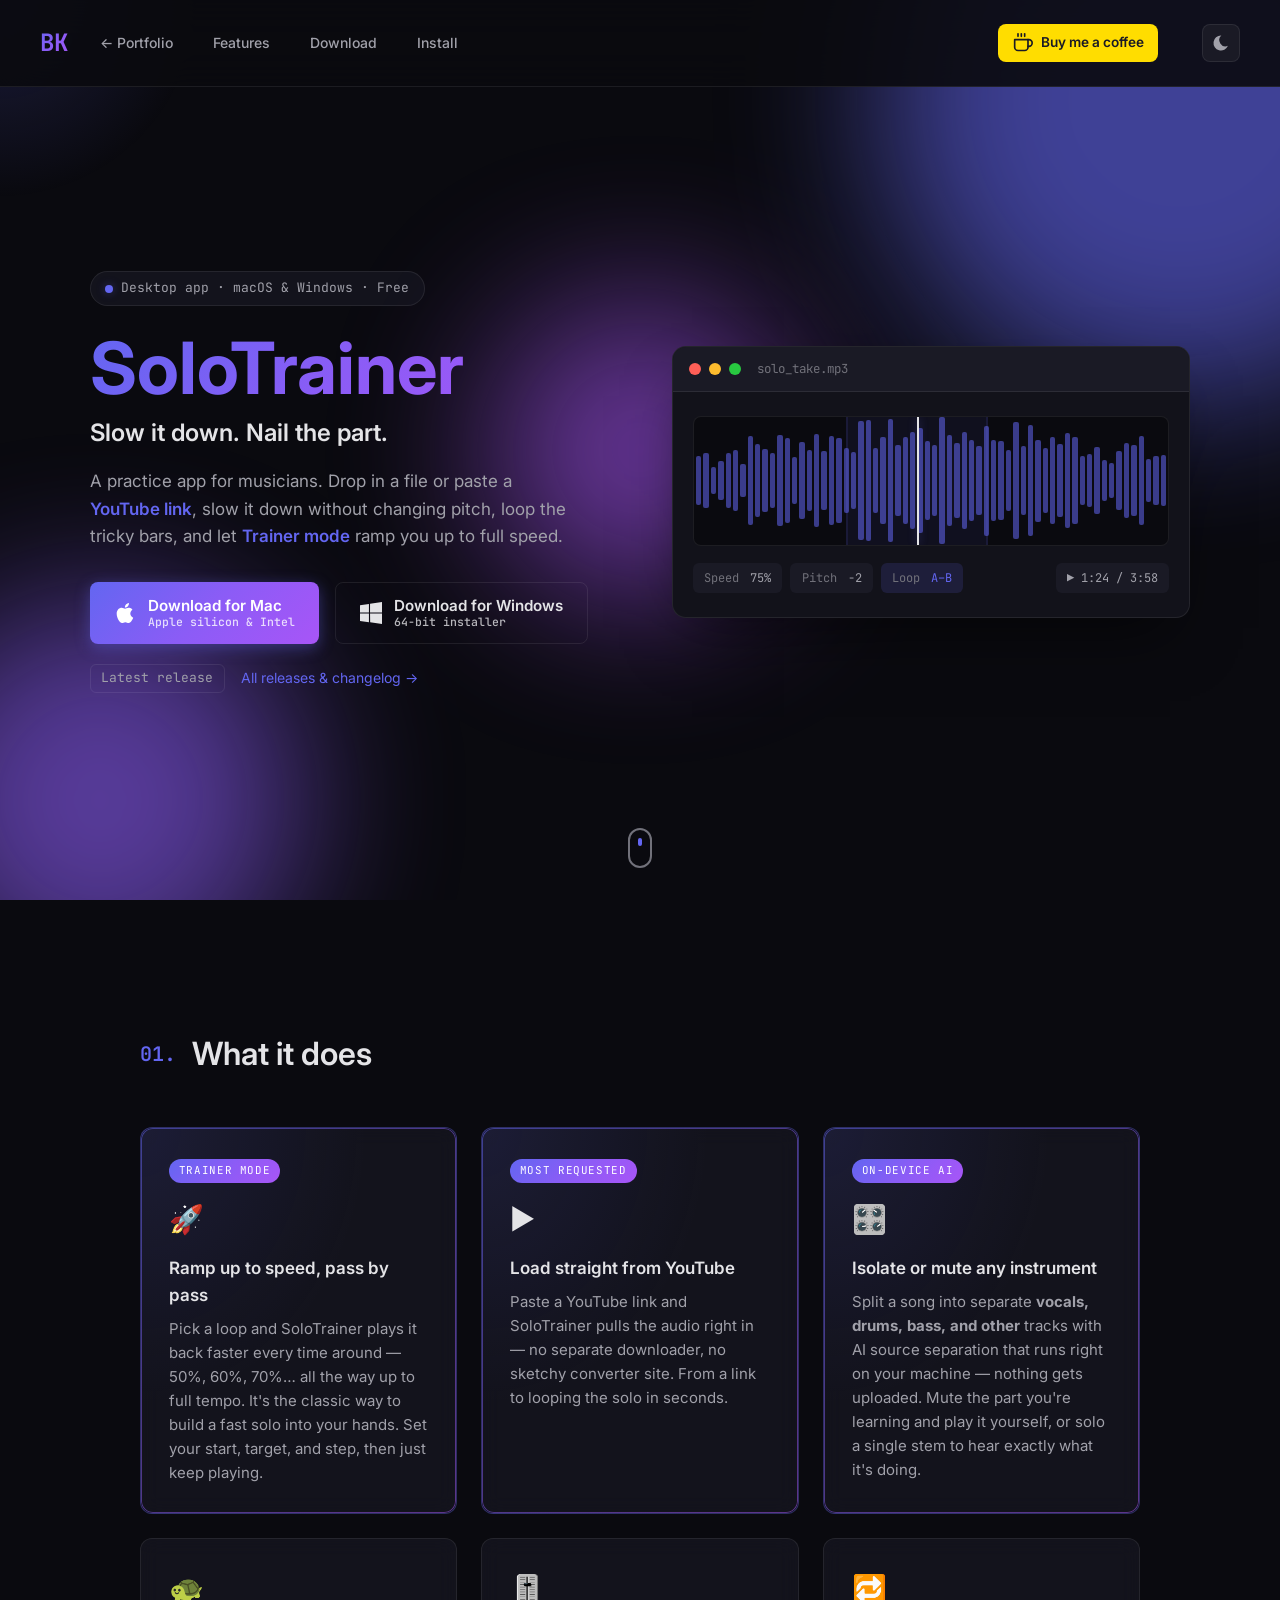
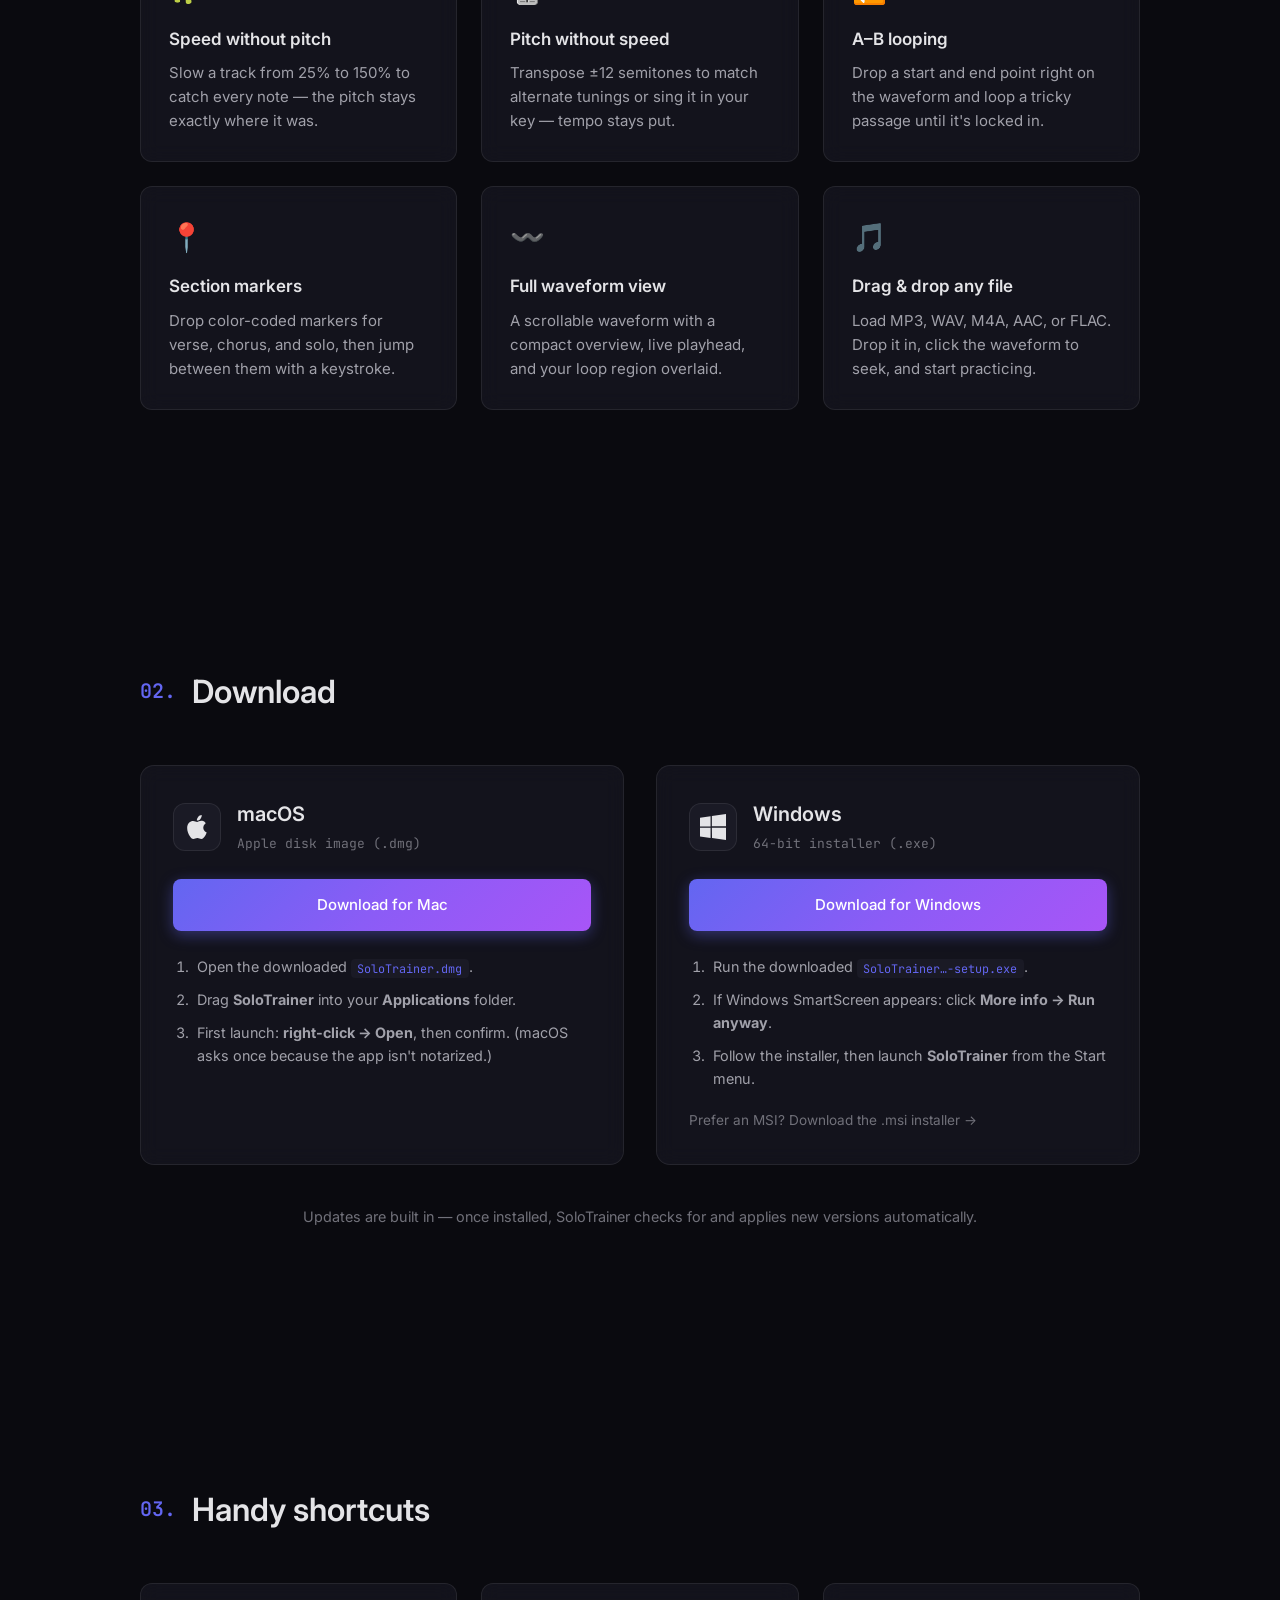
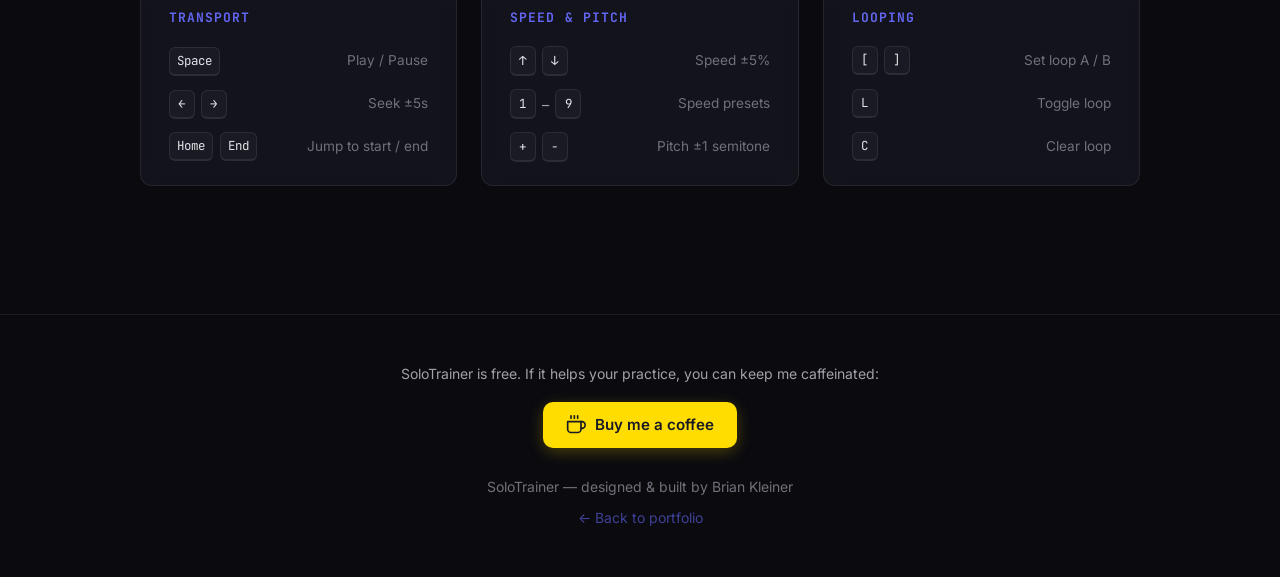
<file: solotrainer/index.html>
<!DOCTYPE html>
<html lang="en">
<head>
    <meta charset="UTF-8">
    <meta name="viewport" content="width=device-width, initial-scale=1.0">
    <title>SoloTrainer | Music practice app for Mac &amp; Windows</title>
    <meta name="description" content="SoloTrainer is a desktop practice app for musicians — slow any track down without changing pitch, transpose without changing speed, set A–B loops, and drill the hard parts. Free for Mac &amp; Windows.">
    <meta property="og:title" content="SoloTrainer — Slow it down. Nail the part.">
    <meta property="og:description" content="A desktop practice app for musicians. Time-stretch and pitch-shift any track, loop the tricky bars, and learn it by ear. Free for Mac &amp; Windows.">
    <meta property="og:type" content="website">
    <meta property="og:url" content="https://beeks.dev/solotrainer">
    <link rel="preconnect" href="https://fonts.googleapis.com">
    <link rel="preconnect" href="https://fonts.gstatic.com" crossorigin>
    <link href="https://fonts.googleapis.com/css2?family=Inter:wght@300;400;500;600;700&family=JetBrains+Mono:wght@400;500&display=swap" rel="stylesheet">
    <link rel="stylesheet" href="../styles.css">
    <link rel="stylesheet" href="solotrainer.css">
</head>
<body>
    <!-- Cursor glow effect -->
    <div class="cursor-glow" id="cursorGlow"></div>

    <!-- Platform icon templates (cloned into download buttons by JS) -->
    <template id="iconApple">
        <svg viewBox="0 0 24 24" fill="currentColor"><path d="M16.365 1.43c0 1.14-.493 2.27-1.177 3.08-.744.9-1.99 1.57-2.987 1.57-.12 0-.23-.02-.3-.03-.01-.06-.04-.22-.04-.39 0-1.15.572-2.27 1.206-2.98.804-.94 2.142-1.64 3.248-1.68.03.13.05.28.05.43zm4.565 15.71c-.03.07-.463 1.58-1.518 3.12-.945 1.34-1.94 2.71-3.43 2.71-1.517 0-1.9-.88-3.63-.88-1.698 0-2.302.91-3.67.91-1.377 0-2.332-1.26-3.428-2.8-1.287-1.82-2.323-4.63-2.323-7.28 0-4.28 2.797-6.55 5.552-6.55 1.448 0 2.675.95 3.6.95.865 0 2.222-1.01 3.85-1.01.613 0 2.792.06 4.22 2.12-.11.07-2.358 1.38-2.358 4.13 0 3.21 2.852 4.34 2.927 4.36z"/></svg>
    </template>
    <template id="iconWin">
        <svg viewBox="0 0 24 24" fill="currentColor"><path d="M0 3.449L9.75 2.1v9.451H0m10.949-9.602L24 0v11.4H10.949M0 12.6h9.75v9.451L0 20.699M10.949 12.6H24V24l-12.9-1.801"/></svg>
    </template>

    <!-- Navigation -->
    <nav class="nav scrolled" id="nav">
        <div class="nav-content">
            <a href="../" class="nav-logo">BK</a>
            <div class="nav-links">
                <a href="../">← Portfolio</a>
                <a href="#features">Features</a>
                <a href="#download">Download</a>
                <a href="#install">Install</a>
            </div>
            <a class="bmc-nav" href="https://www.buymeacoffee.com/beekasha" target="_blank" rel="noopener" aria-label="Buy me a coffee">
                <svg class="bmc-icon" viewBox="0 0 24 24" fill="none" stroke="currentColor" stroke-width="2" stroke-linecap="round" stroke-linejoin="round" aria-hidden="true">
                    <path d="M18 8h1a4 4 0 0 1 0 8h-1"/>
                    <path d="M2 8h16v9a4 4 0 0 1-4 4H6a4 4 0 0 1-4-4V8z"/>
                    <line x1="6" y1="1" x2="6" y2="4"/>
                    <line x1="10" y1="1" x2="10" y2="4"/>
                    <line x1="14" y1="1" x2="14" y2="4"/>
                </svg>
                <span class="bmc-nav-label">Buy me a coffee</span>
            </a>
            <div class="theme-switcher">
                <button class="theme-toggle" id="themeToggle" aria-label="Change theme">
                    <svg class="theme-icon" viewBox="0 0 24 24" fill="currentColor"><path d="M12 3c.132 0 .263 0 .393 0a7.5 7.5 0 0 0 7.92 12.446a9 9 0 1 1 -8.313 -12.454z"/></svg>
                </button>
                <div class="theme-dropdown" id="themeDropdown">
                    <button class="theme-option" data-theme="default">
                        <span class="theme-preview default"></span>
                        Midnight Purple
                    </button>
                    <button class="theme-option" data-theme="matrix">
                        <span class="theme-preview matrix"></span>
                        Matrix
                    </button>
                    <button class="theme-option" data-theme="gruvbox">
                        <span class="theme-preview gruvbox"></span>
                        Gruvbox
                    </button>
                </div>
            </div>
        </div>
    </nav>

    <!-- Hero Section -->
    <section class="hero app-hero" id="hero">
        <div class="hero-bg">
            <div class="gradient-orb orb-1"></div>
            <div class="gradient-orb orb-2"></div>
            <div class="gradient-orb orb-3"></div>
        </div>
        <div class="app-hero-content">
            <div class="app-hero-text">
                <span class="app-eyebrow">
                    <span class="app-eyebrow-dot"></span>
                    Desktop app · macOS &amp; Windows · Free
                </span>
                <h1 class="app-title">SoloTrainer</h1>
                <p class="app-subtitle">Slow it down. Nail the part.</p>
                <p class="app-tagline">
                    A practice app for musicians. Drop in a file or paste a <em>YouTube link</em>,
                    slow it down without changing pitch, loop the tricky bars, and let
                    <em>Trainer mode</em> ramp you up to full speed.
                </p>

                <div class="download-row" id="downloadRow">
                    <a class="btn btn-primary btn-download" id="dlPrimary"
                       href="https://github.com/Beekasha/SoloTrainer-releases/releases/latest"
                       target="_blank" rel="noopener">
                        <span class="dl-icon" id="dlPrimaryIcon"></span>
                        <span class="dl-label">
                            <span class="dl-label-main" id="dlPrimaryLabel">Download</span>
                            <span class="dl-label-sub" id="dlPrimarySub">Latest release</span>
                        </span>
                    </a>
                    <a class="btn btn-secondary btn-download" id="dlSecondary"
                       href="https://github.com/Beekasha/SoloTrainer-releases/releases/latest"
                       target="_blank" rel="noopener">
                        <span class="dl-icon" id="dlSecondaryIcon"></span>
                        <span class="dl-label">
                            <span class="dl-label-main" id="dlSecondaryLabel">Other platform</span>
                            <span class="dl-label-sub" id="dlSecondarySub">&nbsp;</span>
                        </span>
                    </a>
                </div>
                <p class="app-meta">
                    <span id="releaseVersion" class="release-chip">Latest release</span>
                    <a href="https://github.com/Beekasha/SoloTrainer-releases/releases" target="_blank" rel="noopener">All releases &amp; changelog →</a>
                </p>
            </div>

            <!-- App window mock -->
            <div class="app-window reveal-up">
                <div class="aw-titlebar">
                    <span class="terminal-dot red"></span>
                    <span class="terminal-dot yellow"></span>
                    <span class="terminal-dot green"></span>
                    <span class="aw-filename">solo_take.mp3</span>
                </div>
                <div class="aw-body">
                    <div class="aw-waveform" id="awWaveform">
                        <div class="aw-loop" aria-hidden="true"></div>
                        <div class="aw-bars" id="awBars"></div>
                        <div class="aw-playhead" aria-hidden="true"></div>
                    </div>
                    <div class="aw-controls">
                        <span class="aw-chip"><span class="aw-chip-key">Speed</span> 75%</span>
                        <span class="aw-chip"><span class="aw-chip-key">Pitch</span> −2</span>
                        <span class="aw-chip aw-chip-accent"><span class="aw-chip-key">Loop</span> A–B</span>
                        <span class="aw-chip aw-chip-muted">▶ 1:24 / 3:58</span>
                    </div>
                </div>
            </div>
        </div>
        <div class="scroll-indicator">
            <div class="scroll-arrow"></div>
        </div>
    </section>

    <!-- Features Section -->
    <section class="section" id="features">
        <div class="section-content">
            <h2 class="section-title">
                <span class="title-accent">01.</span> What it does
            </h2>
            <div class="feature-grid">
                <div class="feature-card feature-flagship reveal-up">
                    <span class="feature-badge">Trainer mode</span>
                    <span class="feature-icon">🚀</span>
                    <h3>Ramp up to speed, pass by pass</h3>
                    <p>Pick a loop and SoloTrainer plays it back faster every time around — 50%, 60%, 70%… all the way up to full tempo. It's the classic way to build a fast solo into your hands. Set your start, target, and step, then just keep playing.</p>
                </div>
                <div class="feature-card feature-flagship reveal-up" style="--delay: 0.08s">
                    <span class="feature-badge">Most requested</span>
                    <span class="feature-icon">▶️</span>
                    <h3>Load straight from YouTube</h3>
                    <p>Paste a YouTube link and SoloTrainer pulls the audio right in — no separate downloader, no sketchy converter site. From a link to looping the solo in seconds.</p>
                </div>
                <div class="feature-card feature-flagship reveal-up" style="--delay: 0.16s">
                    <span class="feature-badge">On-device AI</span>
                    <span class="feature-icon">🎛️</span>
                    <h3>Isolate or mute any instrument</h3>
                    <p>Split a song into separate <strong>vocals, drums, bass, and other</strong> tracks with AI source separation that runs right on your machine — nothing gets uploaded. Mute the part you're learning and play it yourself, or solo a single stem to hear exactly what it's doing.</p>
                </div>
                <div class="feature-card reveal-up" style="--delay: 0.24s">
                    <span class="feature-icon">🐢</span>
                    <h3>Speed without pitch</h3>
                    <p>Slow a track from 25% to 150% to catch every note — the pitch stays exactly where it was.</p>
                </div>
                <div class="feature-card reveal-up" style="--delay: 0.32s">
                    <span class="feature-icon">🎚️</span>
                    <h3>Pitch without speed</h3>
                    <p>Transpose ±12 semitones to match alternate tunings or sing it in your key — tempo stays put.</p>
                </div>
                <div class="feature-card reveal-up" style="--delay: 0.4s">
                    <span class="feature-icon">🔁</span>
                    <h3>A–B looping</h3>
                    <p>Drop a start and end point right on the waveform and loop a tricky passage until it's locked in.</p>
                </div>
                <div class="feature-card reveal-up" style="--delay: 0.48s">
                    <span class="feature-icon">📍</span>
                    <h3>Section markers</h3>
                    <p>Drop color-coded markers for verse, chorus, and solo, then jump between them with a keystroke.</p>
                </div>
                <div class="feature-card reveal-up" style="--delay: 0.56s">
                    <span class="feature-icon">〰️</span>
                    <h3>Full waveform view</h3>
                    <p>A scrollable waveform with a compact overview, live playhead, and your loop region overlaid.</p>
                </div>
                <div class="feature-card reveal-up" style="--delay: 0.64s">
                    <span class="feature-icon">🎵</span>
                    <h3>Drag &amp; drop any file</h3>
                    <p>Load MP3, WAV, M4A, AAC, or FLAC. Drop it in, click the waveform to seek, and start practicing.</p>
                </div>
            </div>
        </div>
    </section>

    <!-- Download Section -->
    <section class="section download-section" id="download">
        <div class="section-content">
            <h2 class="section-title">
                <span class="title-accent">02.</span> Download
            </h2>
            <div class="platform-grid">
                <!-- macOS -->
                <div class="platform-card reveal-up" id="cardMac">
                    <div class="platform-head">
                        <span class="platform-logo">
                            <svg viewBox="0 0 24 24" fill="currentColor"><path d="M16.365 1.43c0 1.14-.493 2.27-1.177 3.08-.744.9-1.99 1.57-2.987 1.57-.12 0-.23-.02-.3-.03-.01-.06-.04-.22-.04-.39 0-1.15.572-2.27 1.206-2.98.804-.94 2.142-1.64 3.248-1.68.03.13.05.28.05.43zm4.565 15.71c-.03.07-.463 1.58-1.518 3.12-.945 1.34-1.94 2.71-3.43 2.71-1.517 0-1.9-.88-3.63-.88-1.698 0-2.302.91-3.67.91-1.377 0-2.332-1.26-3.428-2.8-1.287-1.82-2.323-4.63-2.323-7.28 0-4.28 2.797-6.55 5.552-6.55 1.448 0 2.675.95 3.6.95.865 0 2.222-1.01 3.85-1.01.613 0 2.792.06 4.22 2.12-.11.07-2.358 1.38-2.358 4.13 0 3.21 2.852 4.34 2.927 4.36z"/></svg>
                        </span>
                        <div>
                            <h3>macOS</h3>
                            <span class="platform-sub" id="macSub">Apple disk image (.dmg)</span>
                        </div>
                        <span class="platform-badge" id="macBadge" hidden>For you</span>
                    </div>
                    <a class="btn btn-primary platform-btn" id="dlMac"
                       href="https://github.com/Beekasha/SoloTrainer-releases/releases/latest/download/SoloTrainer.dmg"
                       target="_blank" rel="noopener">Download for Mac</a>
                    <ol class="install-steps">
                        <li>Open the downloaded <code>SoloTrainer.dmg</code>.</li>
                        <li>Drag <strong>SoloTrainer</strong> into your <strong>Applications</strong> folder.</li>
                        <li>First launch: <strong>right-click → Open</strong>, then confirm. (macOS asks once because the app isn't notarized.)</li>
                    </ol>
                </div>

                <!-- Windows -->
                <div class="platform-card reveal-up" id="cardWin" style="--delay: 0.1s">
                    <div class="platform-head">
                        <span class="platform-logo">
                            <svg viewBox="0 0 24 24" fill="currentColor"><path d="M0 3.449L9.75 2.1v9.451H0m10.949-9.602L24 0v11.4H10.949M0 12.6h9.75v9.451L0 20.699M10.949 12.6H24V24l-12.9-1.801"/></svg>
                        </span>
                        <div>
                            <h3>Windows</h3>
                            <span class="platform-sub" id="winSub">64-bit installer (.exe)</span>
                        </div>
                        <span class="platform-badge" id="winBadge" hidden>For you</span>
                    </div>
                    <a class="btn btn-primary platform-btn" id="dlWin"
                       href="https://github.com/Beekasha/SoloTrainer-releases/releases/latest"
                       target="_blank" rel="noopener">Download for Windows</a>
                    <ol class="install-steps">
                        <li>Run the downloaded <code>SoloTrainer&hellip;-setup.exe</code>.</li>
                        <li>If Windows SmartScreen appears: click <strong>More info → Run anyway</strong>.</li>
                        <li>Follow the installer, then launch <strong>SoloTrainer</strong> from the Start menu.</li>
                    </ol>
                    <p class="alt-link"><a id="dlWinMsi" href="https://github.com/Beekasha/SoloTrainer-releases/releases/latest" target="_blank" rel="noopener">Prefer an MSI? Download the .msi installer →</a></p>
                </div>
            </div>
            <p class="download-note">
                Updates are built in — once installed, SoloTrainer checks for and applies new versions automatically.
            </p>
        </div>
    </section>

    <!-- Install / Shortcuts Section -->
    <section class="section" id="install">
        <div class="section-content">
            <h2 class="section-title">
                <span class="title-accent">03.</span> Handy shortcuts
            </h2>
            <div class="shortcuts-grid">
                <div class="shortcut-group reveal-up">
                    <h3 class="shortcut-title">Transport</h3>
                    <ul class="shortcut-list">
                        <li><kbd>Space</kbd><span>Play / Pause</span></li>
                        <li><kbd>←</kbd> <kbd>→</kbd><span>Seek ±5s</span></li>
                        <li><kbd>Home</kbd> <kbd>End</kbd><span>Jump to start / end</span></li>
                    </ul>
                </div>
                <div class="shortcut-group reveal-up" style="--delay: 0.08s">
                    <h3 class="shortcut-title">Speed &amp; pitch</h3>
                    <ul class="shortcut-list">
                        <li><kbd>↑</kbd> <kbd>↓</kbd><span>Speed ±5%</span></li>
                        <li><kbd>1</kbd>–<kbd>9</kbd><span>Speed presets</span></li>
                        <li><kbd>+</kbd> <kbd>−</kbd><span>Pitch ±1 semitone</span></li>
                    </ul>
                </div>
                <div class="shortcut-group reveal-up" style="--delay: 0.16s">
                    <h3 class="shortcut-title">Looping</h3>
                    <ul class="shortcut-list">
                        <li><kbd>[</kbd> <kbd>]</kbd><span>Set loop A / B</span></li>
                        <li><kbd>L</kbd><span>Toggle loop</span></li>
                        <li><kbd>C</kbd><span>Clear loop</span></li>
                    </ul>
                </div>
            </div>
        </div>
    </section>

    <!-- Footer -->
    <footer class="footer">
        <p class="footer-support">SoloTrainer is free. If it helps your practice, you can keep me caffeinated:</p>
        <a class="bmc-btn" href="https://www.buymeacoffee.com/beekasha" target="_blank" rel="noopener">
            <svg class="bmc-icon" viewBox="0 0 24 24" fill="none" stroke="currentColor" stroke-width="2" stroke-linecap="round" stroke-linejoin="round" aria-hidden="true">
                <path d="M18 8h1a4 4 0 0 1 0 8h-1"/>
                <path d="M2 8h16v9a4 4 0 0 1-4 4H6a4 4 0 0 1-4-4V8z"/>
                <line x1="6" y1="1" x2="6" y2="4"/>
                <line x1="10" y1="1" x2="10" y2="4"/>
                <line x1="14" y1="1" x2="14" y2="4"/>
            </svg>
            Buy me a coffee
        </a>
        <p>SoloTrainer — designed &amp; built by Brian Kleiner</p>
        <p class="footer-note">
            <a href="../">← Back to portfolio</a>
        </p>
    </footer>

    <script src="solotrainer.js"></script>
</body>
</html>
</file>
<file: styles.css>
/* ===== CSS Variables ===== */
:root,
[data-theme="default"] {
    --bg-primary: #0a0a0f;
    --bg-secondary: #12121a;
    --bg-tertiary: #1a1a25;
    --text-primary: #e4e4e7;
    --text-secondary: #a1a1aa;
    --text-muted: #71717a;
    --accent-primary: #6366f1;
    --accent-secondary: #8b5cf6;
    --accent-gradient: linear-gradient(135deg, #6366f1 0%, #8b5cf6 50%, #a855f7 100%);
    --glow-color: rgba(99, 102, 241, 0.4);
    --border-color: rgba(255, 255, 255, 0.08);
    --card-bg: rgba(26, 26, 37, 0.6);
    --font-sans: 'Inter', -apple-system, BlinkMacSystemFont, sans-serif;
    --font-mono: 'JetBrains Mono', monospace;
    --transition-fast: 0.2s ease;
    --transition-medium: 0.4s ease;
    --transition-slow: 0.6s cubic-bezier(0.16, 1, 0.3, 1);
}

/* ===== Matrix Theme ===== */
[data-theme="matrix"] {
    --bg-primary: #000000;
    --bg-secondary: #0a0f0a;
    --bg-tertiary: #0f1a0f;
    --text-primary: #00ff00;
    --text-secondary: #00cc00;
    --text-muted: #008800;
    --accent-primary: #00ff00;
    --accent-secondary: #00dd00;
    --accent-gradient: linear-gradient(135deg, #00ff00 0%, #00cc00 50%, #00aa00 100%);
    --glow-color: rgba(0, 255, 0, 0.4);
    --border-color: rgba(0, 255, 0, 0.15);
    --card-bg: rgba(0, 20, 0, 0.7);
}

/* ===== Gruvbox Theme ===== */
[data-theme="gruvbox"] {
    --bg-primary: #1d2021;
    --bg-secondary: #282828;
    --bg-tertiary: #3c3836;
    --text-primary: #ebdbb2;
    --text-secondary: #d5c4a1;
    --text-muted: #a89984;
    --accent-primary: #fe8019;
    --accent-secondary: #fabd2f;
    --accent-gradient: linear-gradient(135deg, #fe8019 0%, #fabd2f 50%, #b8bb26 100%);
    --glow-color: rgba(254, 128, 25, 0.4);
    --border-color: rgba(235, 219, 178, 0.1);
    --card-bg: rgba(60, 56, 54, 0.6);
}

/* ===== Reset & Base ===== */
*, *::before, *::after {
    margin: 0;
    padding: 0;
    box-sizing: border-box;
}

html {
    scroll-behavior: smooth;
    font-size: 16px;
}

body {
    font-family: var(--font-sans);
    background: var(--bg-primary);
    color: var(--text-primary);
    line-height: 1.6;
    overflow-x: hidden;
}

a {
    color: inherit;
    text-decoration: none;
}

ul {
    list-style: none;
}

/* ===== Cursor Glow Effect ===== */
.cursor-glow {
    position: fixed;
    width: 400px;
    height: 400px;
    border-radius: 50%;
    background: radial-gradient(circle, var(--glow-color) 0%, transparent 70%);
    pointer-events: none;
    transform: translate(-50%, -50%);
    z-index: 0;
    opacity: 0.5;
    transition: opacity 0.3s ease;
}

/* ===== Navigation ===== */
.nav {
    position: fixed;
    top: 0;
    left: 0;
    right: 0;
    z-index: 100;
    padding: 1.5rem 2rem;
    transition: var(--transition-medium);
}

.nav.scrolled {
    background: rgba(10, 10, 15, 0.9);
    backdrop-filter: blur(20px);
    border-bottom: 1px solid var(--border-color);
}

.nav-content {
    max-width: 1200px;
    margin: 0 auto;
    display: flex;
    justify-content: space-between;
    align-items: center;
    gap: 2rem;
}

.nav-logo {
    font-family: var(--font-mono);
    font-size: 1.5rem;
    font-weight: 700;
    background: var(--accent-gradient);
    -webkit-background-clip: text;
    -webkit-text-fill-color: transparent;
    background-clip: text;
    flex-shrink: 0;
}

.nav-links {
    display: flex;
    gap: 2.5rem;
}

.nav-links a {
    font-size: 0.875rem;
    font-weight: 500;
    color: var(--text-secondary);
    transition: var(--transition-fast);
    position: relative;
}

.nav-links a::after {
    content: '';
    position: absolute;
    bottom: -4px;
    left: 0;
    width: 0;
    height: 2px;
    background: var(--accent-gradient);
    transition: var(--transition-fast);
}

.nav-links a:hover {
    color: var(--text-primary);
}

.nav-links a:hover::after {
    width: 100%;
}

/* Theme Switcher */
.theme-switcher {
    position: relative;
    margin-left: auto;
}

.theme-toggle {
    background: var(--bg-tertiary);
    border: 1px solid var(--border-color);
    border-radius: 8px;
    padding: 0.5rem;
    cursor: pointer;
    display: flex;
    align-items: center;
    justify-content: center;
    transition: var(--transition-fast);
}

.theme-toggle:hover {
    border-color: var(--accent-primary);
    background: var(--bg-secondary);
}

.theme-icon {
    width: 20px;
    height: 20px;
    color: var(--text-secondary);
    transition: var(--transition-fast);
}

.theme-toggle:hover .theme-icon {
    color: var(--accent-primary);
}

.theme-dropdown {
    position: absolute;
    top: calc(100% + 0.5rem);
    right: 0;
    background: var(--bg-secondary);
    border: 1px solid var(--border-color);
    border-radius: 12px;
    padding: 0.5rem;
    min-width: 180px;
    opacity: 0;
    visibility: hidden;
    transform: translateY(-10px);
    transition: var(--transition-fast);
    z-index: 200;
    box-shadow: 0 10px 40px rgba(0, 0, 0, 0.3);
}

.theme-dropdown.open {
    opacity: 1;
    visibility: visible;
    transform: translateY(0);
}

.theme-option {
    display: flex;
    align-items: center;
    gap: 0.75rem;
    width: 100%;
    padding: 0.75rem 1rem;
    background: transparent;
    border: none;
    border-radius: 8px;
    color: var(--text-secondary);
    font-size: 0.875rem;
    font-family: var(--font-sans);
    cursor: pointer;
    transition: var(--transition-fast);
}

.theme-option:hover {
    background: var(--bg-tertiary);
    color: var(--text-primary);
}

.theme-option.active {
    background: var(--accent-primary);
    color: white;
}

.theme-preview {
    width: 20px;
    height: 20px;
    border-radius: 50%;
    border: 2px solid var(--border-color);
}

.theme-preview.default {
    background: linear-gradient(135deg, #6366f1 0%, #8b5cf6 100%);
}

.theme-preview.matrix {
    background: linear-gradient(135deg, #00ff00 0%, #008800 100%);
}

.theme-preview.gruvbox {
    background: linear-gradient(135deg, #fe8019 0%, #fabd2f 100%);
}

/* ===== Hero Section ===== */
.hero {
    min-height: 100vh;
    display: flex;
    align-items: center;
    justify-content: center;
    position: relative;
    padding: 2rem;
    overflow: hidden;
}

.hero-bg {
    position: absolute;
    inset: 0;
    overflow: hidden;
}

.gradient-orb {
    position: absolute;
    border-radius: 50%;
    filter: blur(80px);
    opacity: 0.6;
    animation: float 20s ease-in-out infinite;
}

.orb-1 {
    width: 600px;
    height: 600px;
    background: var(--accent-primary);
    top: -200px;
    right: -200px;
    animation-delay: 0s;
}

.orb-2 {
    width: 400px;
    height: 400px;
    background: var(--accent-secondary);
    bottom: -100px;
    left: -100px;
    animation-delay: -5s;
}

.orb-3 {
    width: 300px;
    height: 300px;
    background: #a855f7;
    top: 50%;
    left: 50%;
    transform: translate(-50%, -50%);
    animation-delay: -10s;
}

@keyframes float {
    0%, 100% { transform: translate(0, 0) scale(1); }
    25% { transform: translate(30px, -30px) scale(1.05); }
    50% { transform: translate(-20px, 20px) scale(0.95); }
    75% { transform: translate(-30px, -20px) scale(1.02); }
}

.hero-content {
    position: relative;
    z-index: 1;
    text-align: center;
    max-width: 800px;
}

/* Terminal */
.hero-terminal {
    background: var(--bg-secondary);
    border: 1px solid var(--border-color);
    border-radius: 12px;
    padding: 0;
    margin-bottom: 3rem;
    display: inline-block;
    text-align: left;
    box-shadow: 0 25px 50px -12px rgba(0, 0, 0, 0.5);
}

.terminal-header {
    padding: 0.75rem 1rem;
    border-bottom: 1px solid var(--border-color);
    display: flex;
    gap: 0.5rem;
}

.terminal-dot {
    width: 12px;
    height: 12px;
    border-radius: 50%;
}

.terminal-dot.red { background: #ff5f57; }
.terminal-dot.yellow { background: #febc2e; }
.terminal-dot.green { background: #28c840; }

.terminal-body {
    padding: 1rem 1.5rem;
    font-family: var(--font-mono);
    font-size: 1rem;
    display: flex;
    align-items: center;
    gap: 0.5rem;
    min-width: 400px;
}

.terminal-prompt {
    color: var(--accent-primary);
}

.terminal-text {
    color: var(--text-primary);
}

.terminal-cursor {
    color: var(--accent-primary);
    animation: blink 1s step-end infinite;
}

@keyframes blink {
    50% { opacity: 0; }
}

.hero-title {
    font-size: clamp(3rem, 10vw, 6rem);
    font-weight: 700;
    line-height: 1.1;
    margin-bottom: 1rem;
}

.hero-line {
    display: block;
    background: linear-gradient(135deg, #fff 0%, var(--text-secondary) 100%);
    -webkit-background-clip: text;
    -webkit-text-fill-color: transparent;
    background-clip: text;
}

.hero-subtitle {
    font-size: 1.5rem;
    font-weight: 500;
    color: var(--accent-primary);
    margin-bottom: 0.5rem;
    font-family: var(--font-mono);
}

.hero-tagline {
    font-size: 1.125rem;
    color: var(--text-secondary);
    margin-bottom: 2.5rem;
}

.hero-cta {
    display: flex;
    gap: 1rem;
    justify-content: center;
    flex-wrap: wrap;
}

/* Buttons */
.btn {
    display: inline-flex;
    align-items: center;
    justify-content: center;
    padding: 0.875rem 2rem;
    font-size: 0.9375rem;
    font-weight: 500;
    border-radius: 8px;
    transition: var(--transition-fast);
    cursor: pointer;
    border: none;
}

.btn-primary {
    background: var(--accent-gradient);
    color: white;
    box-shadow: 0 4px 15px rgba(99, 102, 241, 0.4);
}

.btn-primary:hover {
    transform: translateY(-2px);
    box-shadow: 0 8px 25px rgba(99, 102, 241, 0.5);
}

.btn-secondary {
    background: transparent;
    color: var(--text-primary);
    border: 1px solid var(--border-color);
}

.btn-secondary:hover {
    background: var(--bg-tertiary);
    border-color: var(--accent-primary);
}

.btn-large {
    padding: 1.125rem 3rem;
    font-size: 1rem;
}

/* Scroll Indicator */
.scroll-indicator {
    position: absolute;
    bottom: 2rem;
    left: 50%;
    transform: translateX(-50%);
}

.scroll-arrow {
    width: 24px;
    height: 40px;
    border: 2px solid var(--text-muted);
    border-radius: 12px;
    position: relative;
}

.scroll-arrow::after {
    content: '';
    position: absolute;
    top: 8px;
    left: 50%;
    width: 4px;
    height: 8px;
    background: var(--accent-primary);
    border-radius: 2px;
    transform: translateX(-50%);
    animation: scrollBounce 2s ease-in-out infinite;
}

@keyframes scrollBounce {
    0%, 100% { transform: translateX(-50%) translateY(0); opacity: 1; }
    50% { transform: translateX(-50%) translateY(12px); opacity: 0.3; }
}

/* ===== Sections ===== */
.section {
    padding: 8rem 2rem;
    position: relative;
}

.section-content {
    max-width: 1000px;
    margin: 0 auto;
}

.section-title {
    font-size: 2rem;
    font-weight: 600;
    margin-bottom: 3rem;
    display: flex;
    align-items: center;
    gap: 1rem;
}

.title-accent {
    font-family: var(--font-mono);
    font-size: 1.25rem;
    color: var(--accent-primary);
}

/* ===== About Section ===== */
.about-grid {
    display: grid;
    grid-template-columns: 1.5fr 1fr;
    gap: 4rem;
    align-items: start;
}

.about-text p {
    color: var(--text-secondary);
    margin-bottom: 1.5rem;
    font-size: 1.0625rem;
}

.about-lead {
    font-size: 1.25rem !important;
    color: var(--text-primary) !important;
    font-weight: 500;
}

.highlight {
    color: var(--accent-primary);
    font-weight: 500;
}

.about-stats {
    display: grid;
    grid-template-columns: repeat(2, 1fr);
    gap: 1.5rem;
}

.stat-card {
    background: var(--card-bg);
    backdrop-filter: blur(10px);
    border: 1px solid var(--border-color);
    border-radius: 12px;
    padding: 1.5rem;
    text-align: center;
    transition: var(--transition-medium);
}

.stat-card:hover {
    border-color: var(--accent-primary);
    transform: translateY(-4px);
}

.stat-card-wide {
    grid-column: 1 / -1;
}

.stat-number {
    display: block;
    font-size: 2.5rem;
    font-weight: 700;
    background: var(--accent-gradient);
    -webkit-background-clip: text;
    -webkit-text-fill-color: transparent;
    background-clip: text;
}

.stat-label {
    font-size: 0.875rem;
    color: var(--text-muted);
    margin-top: 0.25rem;
}

/* ===== Experience Section ===== */
.timeline {
    position: relative;
    padding-left: 2rem;
}

.timeline::before {
    content: '';
    position: absolute;
    left: 0;
    top: 0;
    bottom: 0;
    width: 2px;
    background: linear-gradient(to bottom, var(--accent-primary), var(--accent-secondary), transparent);
}

.timeline-item {
    position: relative;
    padding-bottom: 3rem;
}

.timeline-marker {
    position: absolute;
    left: -2rem;
    top: 0.5rem;
    width: 12px;
    height: 12px;
    background: var(--accent-primary);
    border-radius: 50%;
    transform: translateX(-50%);
    box-shadow: 0 0 20px var(--glow-color);
}

.timeline-content {
    background: var(--card-bg);
    backdrop-filter: blur(10px);
    border: 1px solid var(--border-color);
    border-radius: 12px;
    padding: 2rem;
    margin-left: 1rem;
    transition: var(--transition-medium);
}

.timeline-content:hover {
    border-color: var(--accent-primary);
}

.timeline-header {
    margin-bottom: 0.5rem;
}

.timeline-header h3 {
    font-size: 1.25rem;
    font-weight: 600;
}

.timeline-company {
    color: var(--accent-primary);
    font-weight: 500;
}

.timeline-date {
    font-family: var(--font-mono);
    font-size: 0.875rem;
    color: var(--text-muted);
}

.timeline-details {
    margin: 1rem 0;
    padding-left: 1.25rem;
}

.timeline-details li {
    position: relative;
    color: var(--text-secondary);
    margin-bottom: 0.5rem;
    font-size: 0.9375rem;
}

.timeline-details li::before {
    content: '▹';
    position: absolute;
    left: -1.25rem;
    color: var(--accent-primary);
}

.timeline-tech {
    display: flex;
    flex-wrap: wrap;
    gap: 0.5rem;
    margin-top: 1rem;
}

.timeline-tech span {
    font-family: var(--font-mono);
    font-size: 0.75rem;
    padding: 0.25rem 0.75rem;
    background: rgba(99, 102, 241, 0.1);
    color: var(--accent-primary);
    border-radius: 4px;
}

/* ===== Skills Section ===== */
.skills-grid {
    display: grid;
    grid-template-columns: repeat(auto-fit, minmax(250px, 1fr));
    gap: 2rem;
}

.skill-category {
    background: var(--card-bg);
    backdrop-filter: blur(10px);
    border: 1px solid var(--border-color);
    border-radius: 12px;
    padding: 2rem;
    transition: var(--transition-medium);
}

.skill-category:hover {
    border-color: var(--accent-primary);
    transform: translateY(-4px);
}

.skill-category-title {
    font-size: 1.125rem;
    font-weight: 600;
    margin-bottom: 1.5rem;
    display: flex;
    align-items: center;
    gap: 0.75rem;
}

.skill-icon {
    font-size: 1.5rem;
}

.skill-items {
    display: flex;
    flex-wrap: wrap;
    gap: 0.5rem;
}

.skill-item {
    font-family: var(--font-mono);
    font-size: 0.8125rem;
    padding: 0.375rem 0.875rem;
    background: var(--bg-tertiary);
    border-radius: 6px;
    color: var(--text-secondary);
    transition: var(--transition-fast);
}

.skill-item:hover {
    background: var(--accent-primary);
    color: white;
}

/* ===== Education Section ===== */
.edu-program {
    color: var(--text-secondary);
    margin-bottom: 0.5rem;
}

.edu-year {
    font-family: var(--font-mono);
    font-size: 0.85rem;
    color: var(--text-muted);
}

/* ===== Contact Section ===== */
.contact {
    text-align: center;
}

.contact-content {
    max-width: 600px;
    margin: 0 auto;
}

.contact-text {
    font-size: 1.125rem;
    color: var(--text-secondary);
    margin-bottom: 2.5rem;
}

.contact-links {
    display: flex;
    justify-content: center;
    gap: 2rem;
    margin-top: 3rem;
}

.contact-link {
    display: flex;
    align-items: center;
    gap: 0.5rem;
    color: var(--text-muted);
    font-size: 0.9375rem;
    transition: var(--transition-fast);
}

.contact-link svg {
    width: 20px;
    height: 20px;
}

.contact-link:hover {
    color: var(--accent-primary);
}

/* ===== Footer ===== */
.footer {
    text-align: center;
    padding: 3rem 2rem;
    color: var(--text-muted);
    font-size: 0.875rem;
    border-top: 1px solid var(--border-color);
}

.footer-note {
    margin-top: 0.5rem;
    opacity: 0.6;
}

/* ===== Animations ===== */
.reveal-up,
.reveal-left {
    opacity: 0;
    transition: all 0.8s cubic-bezier(0.16, 1, 0.3, 1);
    transition-delay: var(--delay, 0s);
}

.reveal-up {
    transform: translateY(40px);
}

.reveal-left {
    transform: translateX(-40px);
}

.reveal-up.revealed,
.reveal-left.revealed {
    opacity: 1;
    transform: translate(0);
}

/* ===== Responsive ===== */
@media (max-width: 768px) {
    .nav-links {
        display: none;
    }
    
    .theme-switcher {
        margin-left: 0;
    }
    
    .hero-title {
        font-size: clamp(2.5rem, 12vw, 4rem);
    }
    
    .terminal-body {
        min-width: auto;
        font-size: 0.875rem;
    }
    
    .about-grid {
        grid-template-columns: 1fr;
        gap: 2rem;
    }
    
    .about-stats {
        grid-template-columns: repeat(2, 1fr);
    }
    
    .section {
        padding: 4rem 1.5rem;
    }
    
    .timeline {
        padding-left: 1.5rem;
    }
    
    .timeline-content {
        padding: 1.5rem;
        margin-left: 0.5rem;
    }
    
    .contact-links {
        flex-direction: column;
        gap: 1rem;
    }
}

@media (max-width: 480px) {
    .hero-cta {
        flex-direction: column;
    }
    
    .btn {
        width: 100%;
    }
    
    .stat-number {
        font-size: 2rem;
    }
}
</file>
<file: solotrainer/solotrainer.css>
/* ===== SoloTrainer landing page ===== */
/* Builds on ../styles.css — reuses the same CSS variables, nav, buttons,
   cards, themes, and reveal animations. */

/* ===== Hero ===== */
.app-hero {
    min-height: 100vh;
    padding-top: 6rem;
}

.app-hero-content {
    position: relative;
    z-index: 1;
    width: 100%;
    max-width: 1100px;
    margin: 0 auto;
    display: grid;
    grid-template-columns: 1fr 1fr;
    gap: 4rem;
    align-items: center;
    text-align: left;
}

.app-eyebrow {
    display: inline-flex;
    align-items: center;
    gap: 0.5rem;
    font-family: var(--font-mono);
    font-size: 0.8125rem;
    color: var(--text-secondary);
    padding: 0.4rem 0.9rem;
    border: 1px solid var(--border-color);
    border-radius: 999px;
    background: var(--card-bg);
    margin-bottom: 1.5rem;
}

.app-eyebrow-dot {
    width: 8px;
    height: 8px;
    border-radius: 50%;
    background: var(--accent-primary);
    box-shadow: 0 0 10px var(--glow-color);
}

.app-title {
    font-size: clamp(2.75rem, 7vw, 4.5rem);
    font-weight: 700;
    line-height: 1.05;
    background: var(--accent-gradient);
    -webkit-background-clip: text;
    -webkit-text-fill-color: transparent;
    background-clip: text;
    margin-bottom: 0.5rem;
}

.app-subtitle {
    font-size: 1.5rem;
    font-weight: 600;
    color: var(--text-primary);
    margin-bottom: 1rem;
}

.app-tagline {
    font-size: 1.0625rem;
    color: var(--text-secondary);
    max-width: 30rem;
    margin-bottom: 2rem;
}

.app-tagline em {
    color: var(--accent-primary);
    font-style: normal;
    font-weight: 600;
}

/* ===== Download buttons ===== */
.download-row {
    display: flex;
    flex-wrap: wrap;
    gap: 1rem;
    margin-bottom: 1.25rem;
}

.btn-download {
    gap: 0.75rem;
    padding: 0.875rem 1.5rem;
    text-align: left;
}

.dl-icon svg {
    width: 22px;
    height: 22px;
    display: block;
}

.dl-label {
    display: flex;
    flex-direction: column;
    line-height: 1.2;
}

.dl-label-main {
    font-size: 0.95rem;
    font-weight: 600;
}

.dl-label-sub {
    font-size: 0.72rem;
    opacity: 0.8;
    font-family: var(--font-mono);
}

.app-meta {
    display: flex;
    align-items: center;
    flex-wrap: wrap;
    gap: 1rem;
    font-size: 0.875rem;
    color: var(--text-muted);
}

.app-meta a {
    color: var(--accent-primary);
    transition: var(--transition-fast);
}

.app-meta a:hover { opacity: 0.8; }

.release-chip {
    font-family: var(--font-mono);
    font-size: 0.8125rem;
    padding: 0.2rem 0.65rem;
    border: 1px solid var(--border-color);
    border-radius: 6px;
    color: var(--text-secondary);
}

/* ===== App window mock ===== */
.app-window {
    background: var(--bg-secondary);
    border: 1px solid var(--border-color);
    border-radius: 14px;
    overflow: hidden;
    box-shadow: 0 30px 60px -20px rgba(0, 0, 0, 0.6);
}

.aw-titlebar {
    display: flex;
    align-items: center;
    gap: 0.5rem;
    padding: 0.75rem 1rem;
    border-bottom: 1px solid var(--border-color);
    background: var(--bg-tertiary);
}

.aw-filename {
    margin-left: 0.5rem;
    font-family: var(--font-mono);
    font-size: 0.78rem;
    color: var(--text-muted);
}

.aw-body { padding: 1.5rem 1.25rem; }

.aw-waveform {
    position: relative;
    height: 130px;
    border-radius: 8px;
    background: var(--bg-primary);
    border: 1px solid var(--border-color);
    overflow: hidden;
    padding: 0 2px;
}

.aw-loop {
    position: absolute;
    top: 0;
    bottom: 0;
    left: 32%;
    width: 30%;
    background: var(--glow-color);
    opacity: 0.18;
    border-left: 2px solid var(--accent-primary);
    border-right: 2px solid var(--accent-primary);
}

.aw-bars {
    position: relative;
    z-index: 1;
    display: flex;
    align-items: center;
    gap: 2px;
    height: 100%;
}

.aw-bars span {
    flex: 1;
    border-radius: 2px;
    background: var(--accent-primary);
    opacity: 0.55;
    min-width: 2px;
}

.aw-playhead {
    position: absolute;
    top: 0;
    bottom: 0;
    left: 47%;
    width: 2px;
    background: var(--text-primary);
    box-shadow: 0 0 8px var(--glow-color);
    z-index: 2;
}

.aw-controls {
    display: flex;
    flex-wrap: wrap;
    gap: 0.5rem;
    margin-top: 1.1rem;
}

.aw-chip {
    font-family: var(--font-mono);
    font-size: 0.75rem;
    padding: 0.35rem 0.7rem;
    border-radius: 6px;
    background: var(--bg-tertiary);
    color: var(--text-secondary);
}

.aw-chip-key {
    color: var(--text-muted);
    margin-right: 0.25rem;
}

.aw-chip-accent {
    background: rgba(99, 102, 241, 0.15);
    color: var(--accent-primary);
}

.aw-chip-muted { margin-left: auto; }

/* ===== Feature grid ===== */
.feature-grid {
    display: grid;
    grid-template-columns: repeat(auto-fit, minmax(260px, 1fr));
    gap: 1.5rem;
}

.feature-card {
    background: var(--card-bg);
    backdrop-filter: blur(10px);
    border: 1px solid var(--border-color);
    border-radius: 12px;
    padding: 1.75rem;
    transition: var(--transition-medium);
}

.feature-card:hover {
    border-color: var(--accent-primary);
    transform: translateY(-4px);
}

.feature-flagship {
    position: relative;
    border-color: rgba(99, 102, 241, 0.35);
    background:
        radial-gradient(120% 120% at 0% 0%, rgba(99, 102, 241, 0.12), transparent 60%),
        var(--card-bg);
}

.feature-flagship::before {
    content: '';
    position: absolute;
    inset: 0;
    border-radius: 12px;
    padding: 1px;
    background: var(--accent-gradient);
    -webkit-mask: linear-gradient(#fff 0 0) content-box, linear-gradient(#fff 0 0);
    -webkit-mask-composite: xor;
    mask-composite: exclude;
    opacity: 0.5;
    pointer-events: none;
}

.feature-badge {
    display: inline-block;
    font-family: var(--font-mono);
    font-size: 0.68rem;
    text-transform: uppercase;
    letter-spacing: 0.06em;
    color: #fff;
    background: var(--accent-gradient);
    padding: 0.22rem 0.6rem;
    border-radius: 999px;
    margin-bottom: 0.85rem;
}


.feature-icon {
    font-size: 1.75rem;
    display: block;
    margin-bottom: 0.85rem;
}

.feature-card h3 {
    font-size: 1.0625rem;
    font-weight: 600;
    margin-bottom: 0.5rem;
}

.feature-card p {
    font-size: 0.9375rem;
    color: var(--text-secondary);
}

/* ===== Download / platform cards ===== */
.platform-grid {
    display: grid;
    grid-template-columns: repeat(auto-fit, minmax(300px, 1fr));
    gap: 2rem;
}

.platform-card {
    background: var(--card-bg);
    backdrop-filter: blur(10px);
    border: 1px solid var(--border-color);
    border-radius: 14px;
    padding: 2rem;
    transition: var(--transition-medium);
}

.platform-card.is-detected {
    border-color: var(--accent-primary);
    box-shadow: 0 0 0 1px var(--accent-primary), 0 20px 50px -25px var(--glow-color);
}

.platform-head {
    display: flex;
    align-items: center;
    gap: 1rem;
    margin-bottom: 1.5rem;
}

.platform-logo {
    display: flex;
    align-items: center;
    justify-content: center;
    width: 48px;
    height: 48px;
    flex-shrink: 0;
    border-radius: 12px;
    background: var(--bg-tertiary);
    border: 1px solid var(--border-color);
    color: var(--text-primary);
}

.platform-logo svg {
    width: 26px;
    height: 26px;
}

.platform-head h3 {
    font-size: 1.25rem;
    font-weight: 600;
}

.platform-sub {
    font-family: var(--font-mono);
    font-size: 0.8125rem;
    color: var(--text-muted);
}

.platform-badge {
    margin-left: auto;
    align-self: flex-start;
    font-family: var(--font-mono);
    font-size: 0.7rem;
    text-transform: uppercase;
    letter-spacing: 0.05em;
    padding: 0.25rem 0.6rem;
    border-radius: 999px;
    background: var(--accent-primary);
    color: #fff;
}

.platform-btn {
    width: 100%;
    margin-bottom: 1.5rem;
}

.install-steps {
    list-style: decimal;
    padding-left: 1.25rem;
    display: flex;
    flex-direction: column;
    gap: 0.6rem;
}

.install-steps li {
    color: var(--text-secondary);
    font-size: 0.9rem;
    padding-left: 0.25rem;
}

.install-steps code {
    font-family: var(--font-mono);
    font-size: 0.82em;
    padding: 0.1rem 0.4rem;
    border-radius: 4px;
    background: var(--bg-tertiary);
    color: var(--accent-primary);
}

.alt-link {
    margin-top: 1.25rem;
    font-size: 0.85rem;
}

.alt-link a {
    color: var(--text-muted);
    transition: var(--transition-fast);
}

.alt-link a:hover { color: var(--accent-primary); }

.download-note {
    margin-top: 2.5rem;
    text-align: center;
    font-size: 0.9rem;
    color: var(--text-muted);
}

/* ===== Shortcuts ===== */
.shortcuts-grid {
    display: grid;
    grid-template-columns: repeat(auto-fit, minmax(240px, 1fr));
    gap: 1.5rem;
}

.shortcut-group {
    background: var(--card-bg);
    backdrop-filter: blur(10px);
    border: 1px solid var(--border-color);
    border-radius: 12px;
    padding: 1.5rem 1.75rem;
}

.shortcut-title {
    font-size: 0.8125rem;
    font-family: var(--font-mono);
    text-transform: uppercase;
    letter-spacing: 0.08em;
    color: var(--accent-primary);
    margin-bottom: 1.1rem;
}

.shortcut-list {
    display: flex;
    flex-direction: column;
    gap: 0.85rem;
}

.shortcut-list li {
    display: flex;
    align-items: center;
    gap: 0.4rem;
    font-size: 0.9rem;
    color: var(--text-secondary);
}

.shortcut-list li span {
    margin-left: auto;
    color: var(--text-muted);
    font-size: 0.85rem;
}

kbd {
    font-family: var(--font-mono);
    font-size: 0.78rem;
    min-width: 1.6rem;
    text-align: center;
    padding: 0.2rem 0.45rem;
    border-radius: 6px;
    background: var(--bg-tertiary);
    border: 1px solid var(--border-color);
    border-bottom-width: 2px;
    color: var(--text-primary);
}

.footer a {
    color: var(--accent-primary);
    transition: var(--transition-fast);
}

.footer a:hover { opacity: 0.8; }

/* Buy Me a Coffee — nav button (always visible, no scroll needed) */
.bmc-nav {
    display: inline-flex;
    align-items: center;
    gap: 0.5rem;
    margin-left: auto;
    padding: 0.5rem 0.9rem;
    font-family: var(--font-sans);
    font-size: 0.85rem;
    font-weight: 600;
    color: #1a1a25 !important;
    background: #ffdd00;
    border-radius: 8px;
    flex-shrink: 0;
    transition: var(--transition-fast);
}

.bmc-nav:hover {
    transform: translateY(-1px);
    box-shadow: 0 4px 14px rgba(255, 221, 0, 0.3);
    opacity: 1;
}

/* Sit the theme switcher right beside the coffee button instead of far right */
.nav .theme-switcher {
    margin-left: 0.75rem;
}

/* Buy Me a Coffee — footer button */
.footer-support {
    color: var(--text-secondary);
    margin-bottom: 1rem;
}

.bmc-btn {
    display: inline-flex;
    align-items: center;
    gap: 0.6rem;
    padding: 0.7rem 1.4rem;
    margin-bottom: 1.75rem;
    font-family: var(--font-sans);
    font-size: 0.95rem;
    font-weight: 600;
    color: #1a1a25 !important;
    background: #ffdd00;
    border-radius: 10px;
    box-shadow: 0 4px 15px rgba(255, 221, 0, 0.25);
    transition: var(--transition-fast);
}

.bmc-btn:hover {
    transform: translateY(-2px);
    box-shadow: 0 8px 22px rgba(255, 221, 0, 0.35);
    opacity: 1;
}

.bmc-icon {
    width: 20px;
    height: 20px;
}

/* ===== Responsive ===== */
@media (max-width: 900px) {
    .app-hero-content {
        grid-template-columns: 1fr;
        gap: 3rem;
        text-align: center;
    }

    .app-eyebrow { margin-left: auto; margin-right: auto; }

    .app-tagline { margin-left: auto; margin-right: auto; }

    .download-row,
    .app-meta { justify-content: center; }

    .app-window { max-width: 480px; margin: 0 auto; width: 100%; }
}

@media (max-width: 480px) {
    .download-row { flex-direction: column; }

    .btn-download { width: 100%; justify-content: center; }

    /* Collapse the nav coffee button to icon-only to save space */
    .bmc-nav-label { display: none; }
    .bmc-nav { padding: 0.5rem; gap: 0; }
}
</file>
